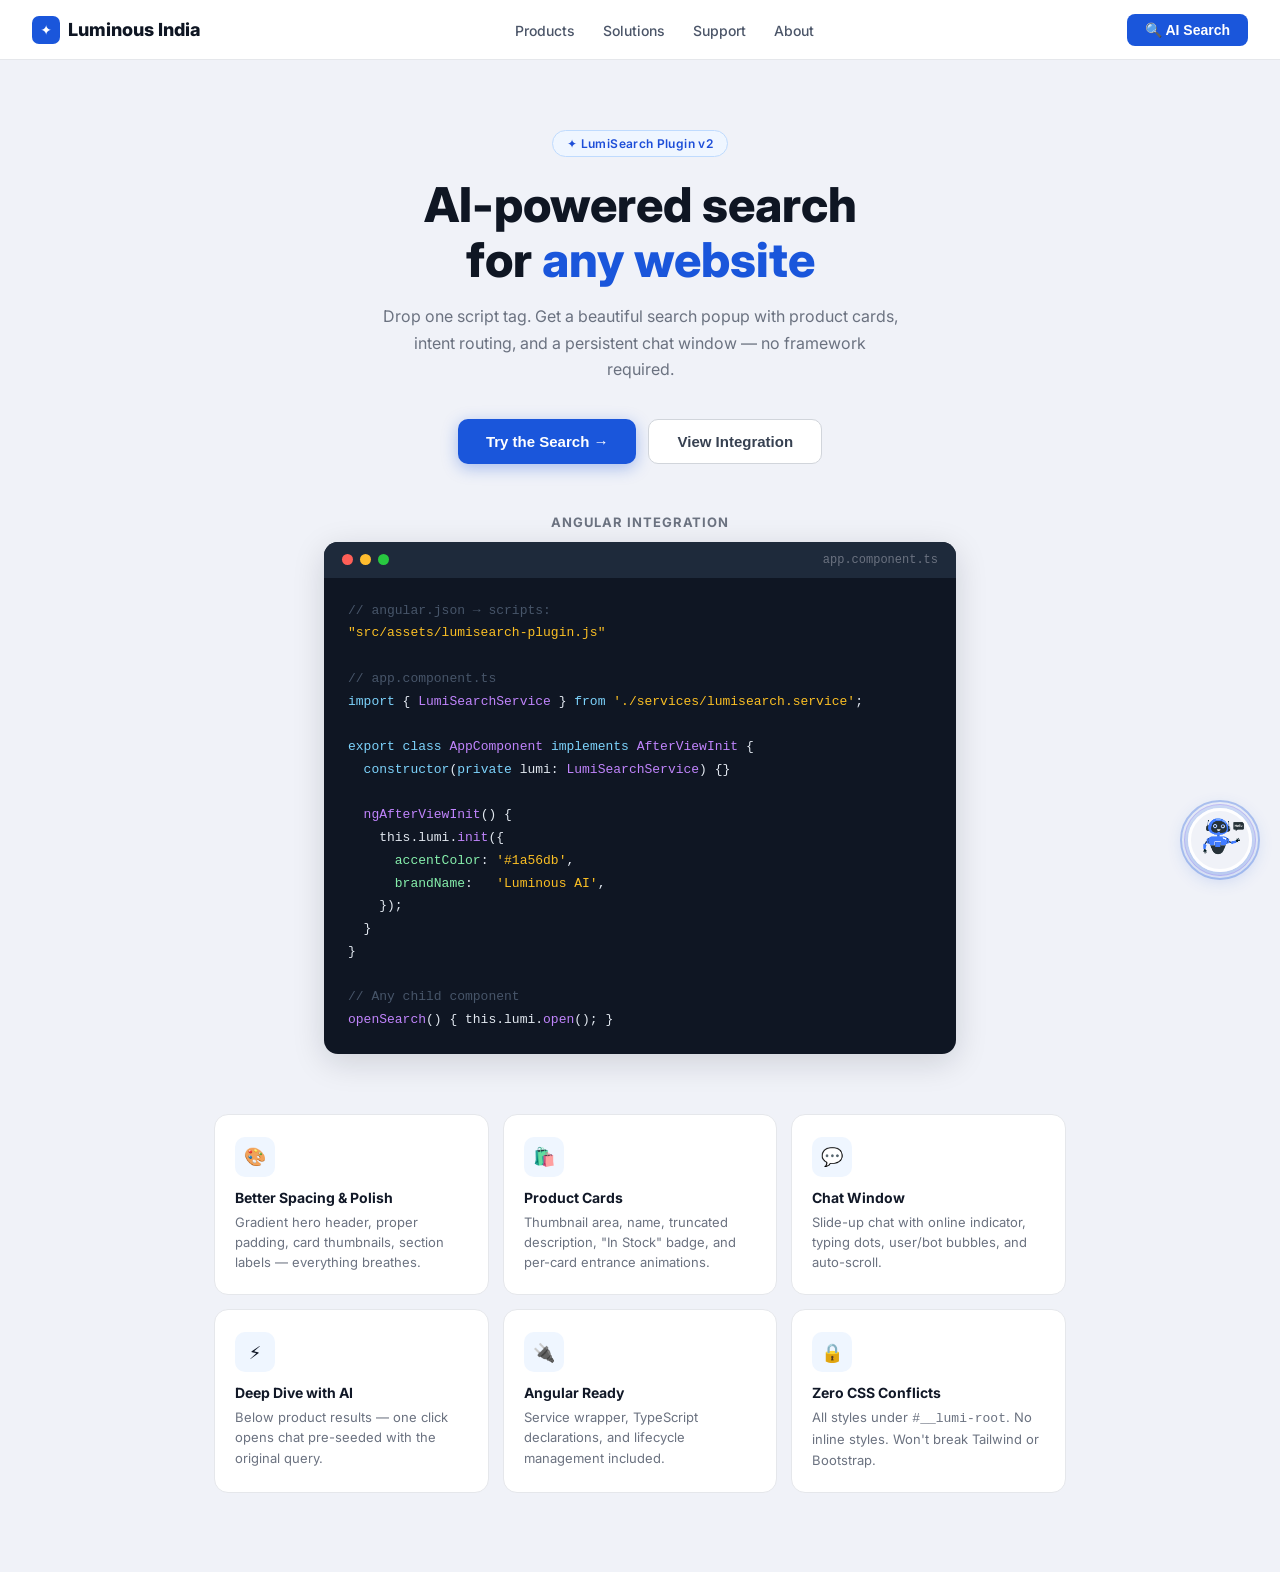
<file: index.html>
<!DOCTYPE html>
<html lang="en">

<head>
  <meta charset="UTF-8" />
  <meta name="viewport" content="width=device-width, initial-scale=1.0" />
  <title>LumiSearch Plugin — Demo</title>
  <link rel="preconnect" href="https://fonts.googleapis.com">
  <link href="https://fonts.googleapis.com/css2?family=Inter:wght@400;500;600;700;800&display=swap" rel="stylesheet">
  <style>
    *,
    *::before,
    *::after {
      box-sizing: border-box;
      margin: 0;
      padding: 0;
    }

    body {
      font-family: 'Inter', system-ui, sans-serif;
      background: #f0f2f8;
      color: #111827;
      min-height: 100vh;
    }

    /* Demo host page — simulates a real website */
    .site-nav {
      background: #fff;
      border-bottom: 1px solid #e5e7eb;
      padding: 0 32px;
      height: 60px;
      display: flex;
      align-items: center;
      justify-content: space-between;
      position: sticky;
      top: 0;
      z-index: 100;
    }

    .site-nav-logo {
      font-size: 18px;
      font-weight: 800;
      color: #0f1623;
      display: flex;
      align-items: center;
      gap: 8px;
    }

    .site-nav-logo span {
      width: 28px;
      height: 28px;
      background: #1a56db;
      border-radius: 7px;
      display: flex;
      align-items: center;
      justify-content: center;
      color: #fff;
      font-size: 14px;
    }

    .site-nav-links {
      display: flex;
      gap: 28px;
      list-style: none;
    }

    .site-nav-links a {
      text-decoration: none;
      font-size: 14px;
      font-weight: 500;
      color: #4b5568;
      transition: color 0.15s;
    }

    .site-nav-links a:hover {
      color: #1a56db;
    }

    .site-nav-btn {
      padding: 8px 18px;
      background: #1a56db;
      color: #fff;
      border: none;
      border-radius: 8px;
      font-size: 14px;
      font-weight: 600;
      cursor: pointer;
      transition: filter 0.15s;
    }

    .site-nav-btn:hover {
      filter: brightness(1.1);
    }

    .hero-section {
      max-width: 900px;
      margin: 70px auto 50px;
      padding: 0 24px;
      text-align: center;
    }

    .hero-tag {
      display: inline-flex;
      align-items: center;
      gap: 6px;
      background: #eff6ff;
      border: 1px solid #bfdbfe;
      color: #1d4ed8;
      border-radius: 99px;
      font-size: 12px;
      font-weight: 600;
      padding: 5px 14px;
      margin-bottom: 20px;
      letter-spacing: 0.03em;
    }

    .hero-title {
      font-size: clamp(2rem, 5vw, 3rem);
      font-weight: 800;
      line-height: 1.15;
      color: #0f1623;
      margin-bottom: 16px;
    }

    .hero-title em {
      font-style: normal;
      color: #1a56db;
    }

    .hero-sub {
      font-size: 16px;
      color: #6b7280;
      line-height: 1.65;
      max-width: 520px;
      margin: 0 auto 36px;
    }

    .hero-btns {
      display: flex;
      gap: 12px;
      justify-content: center;
      flex-wrap: wrap;
    }

    .btn-main {
      padding: 13px 28px;
      background: #1a56db;
      color: #fff;
      border: none;
      border-radius: 10px;
      font-size: 15px;
      font-weight: 700;
      cursor: pointer;
      box-shadow: 0 4px 16px rgba(26, 86, 219, 0.35);
      transition: transform 0.18s, box-shadow 0.18s;
    }

    .btn-main:hover {
      transform: translateY(-2px);
      box-shadow: 0 8px 24px rgba(26, 86, 219, 0.4);
    }

    .btn-ghost {
      padding: 13px 28px;
      background: #fff;
      color: #374151;
      border: 1.5px solid #d1d5db;
      border-radius: 10px;
      font-size: 15px;
      font-weight: 600;
      cursor: pointer;
      transition: border-color 0.15s;
    }

    .btn-ghost:hover {
      border-color: #1a56db;
      color: #1a56db;
    }

    /* Code snippet */
    .code-section {
      max-width: 680px;
      margin: 0 auto 60px;
      padding: 0 24px;
    }

    .code-title {
      font-size: 13px;
      font-weight: 700;
      color: #6b7280;
      text-transform: uppercase;
      letter-spacing: 0.07em;
      margin-bottom: 12px;
      text-align: center;
    }

    .code-wrap {
      background: #0f1623;
      border-radius: 14px;
      overflow: hidden;
      box-shadow: 0 8px 32px rgba(15, 22, 35, 0.15);
    }

    .code-bar {
      background: #1e2a3b;
      padding: 11px 18px;
      display: flex;
      align-items: center;
      gap: 7px;
    }

    .code-dot {
      width: 11px;
      height: 11px;
      border-radius: 50%;
    }

    .code-bar span {
      font-size: 12px;
      color: #6b7280;
      margin-left: auto;
      font-family: monospace;
    }

    pre {
      padding: 22px 24px;
      font-size: 13px;
      font-family: 'Fira Code', 'Consolas', monospace;
      line-height: 1.75;
      color: #e2e8f0;
      overflow-x: auto;
    }

    .c-tag {
      color: #7dd3fc;
    }

    .c-attr {
      color: #86efac;
    }

    .c-val {
      color: #fcd34d;
    }

    .c-fn {
      color: #c084fc;
    }

    .c-str {
      color: #fbbf24;
    }

    .c-dim {
      color: #475569;
    }

    /* Feature cards */
    .features {
      max-width: 900px;
      margin: 0 auto 80px;
      padding: 0 24px;
      display: grid;
      grid-template-columns: repeat(auto-fill, minmax(220px, 1fr));
      gap: 14px;
    }

    .feat {
      background: #fff;
      border: 1px solid #e5e7eb;
      border-radius: 14px;
      padding: 22px 20px;
    }

    .feat-icon {
      width: 40px;
      height: 40px;
      background: #eff6ff;
      border-radius: 10px;
      display: flex;
      align-items: center;
      justify-content: center;
      font-size: 18px;
      margin-bottom: 12px;
    }

    .feat h3 {
      font-size: 14px;
      font-weight: 700;
      margin-bottom: 6px;
    }

    .feat p {
      font-size: 13px;
      color: #6b7280;
      line-height: 1.55;
    }
  </style>
</head>

<body>

  <nav class="site-nav">
    <div class="site-nav-logo">
      <span>✦</span> Luminous India
    </div>
    <ul class="site-nav-links">
      <li><a href="#">Products</a></li>
      <li><a href="#">Solutions</a></li>
      <li><a href="#">Support</a></li>
      <li><a href="#">About</a></li>
    </ul>
    <button class="site-nav-btn" onclick="LumiSearch.open()">🔍 AI Search</button>
  </nav>

  <section class="hero-section">
    <div class="hero-tag">✦ LumiSearch Plugin v2</div>
    <h1 class="hero-title">
      AI-powered search<br>for <em>any website</em>
    </h1>
    <p class="hero-sub">
      Drop one script tag. Get a beautiful search popup with product cards,
      intent routing, and a persistent chat window — no framework required.
    </p>
    <div class="hero-btns">
      <button class="btn-main" onclick="LumiSearch.open()">Try the Search →</button>
      <button class="btn-ghost" onclick="window.scrollTo({top:400,behavior:'smooth'})">View Integration</button>
    </div>
  </section>

  <section class="code-section">
    <p class="code-title">Angular Integration</p>
    <div class="code-wrap">
      <div class="code-bar">
        <div class="code-dot" style="background:#ff5f57"></div>
        <div class="code-dot" style="background:#febc2e"></div>
        <div class="code-dot" style="background:#28c840"></div>
        <span>app.component.ts</span>
      </div>
      <pre><span class="c-dim">// angular.json → scripts:</span>
<span class="c-str">"src/assets/lumisearch-plugin.js"</span>

<span class="c-dim">// app.component.ts</span>
<span class="c-tag">import</span> { <span class="c-fn">LumiSearchService</span> } <span class="c-tag">from</span> <span class="c-str">'./services/lumisearch.service'</span>;

<span class="c-tag">export class</span> <span class="c-fn">AppComponent</span> <span class="c-tag">implements</span> <span class="c-fn">AfterViewInit</span> {
  <span class="c-tag">constructor</span>(<span class="c-tag">private</span> lumi: <span class="c-fn">LumiSearchService</span>) {}

  <span class="c-fn">ngAfterViewInit</span>() {
    this.lumi.<span class="c-fn">init</span>({
      <span class="c-attr">accentColor</span>: <span class="c-str">'#1a56db'</span>,
      <span class="c-attr">brandName</span>:   <span class="c-str">'Luminous AI'</span>,
    });
  }
}

<span class="c-dim">// Any child component</span>
<span class="c-fn">openSearch</span>() { this.lumi.<span class="c-fn">open</span>(); }</pre>
    </div>
  </section>

  <section class="features">
    <div class="feat">
      <div class="feat-icon">🎨</div>
      <h3>Better Spacing & Polish</h3>
      <p>Gradient hero header, proper padding, card thumbnails, section labels — everything breathes.</p>
    </div>
    <div class="feat">
      <div class="feat-icon">🛍️</div>
      <h3>Product Cards</h3>
      <p>Thumbnail area, name, truncated description, "In Stock" badge, and per-card entrance animations.</p>
    </div>
    <div class="feat">
      <div class="feat-icon">💬</div>
      <h3>Chat Window</h3>
      <p>Slide-up chat with online indicator, typing dots, user/bot bubbles, and auto-scroll.</p>
    </div>
    <div class="feat">
      <div class="feat-icon">⚡</div>
      <h3>Deep Dive with AI</h3>
      <p>Below product results — one click opens chat pre-seeded with the original query.</p>
    </div>
    <div class="feat">
      <div class="feat-icon">🔌</div>
      <h3>Angular Ready</h3>
      <p>Service wrapper, TypeScript declarations, and lifecycle management included.</p>
    </div>
    <div class="feat">
      <div class="feat-icon">🔒</div>
      <h3>Zero CSS Conflicts</h3>
      <p>All styles under <code>#__lumi-root</code>. No inline styles. Won't break Tailwind or Bootstrap.</p>
    </div>
  </section>

  <!-- ═══ PLUGIN — This is literally all you need on a real site ═══ -->
  <script src="lumisearch-plugin-v3-final.js"></script>
  <script>
    LumiSearch.init({
      cssUrl: "assets/lumi-search.css",
      apiUrl: "https://designing-sequel-stingray.ngrok-free.dev/query",
      accentColor: "#1a56db",
      brandName: "Luminous AI",
      triggerLabel: "AI Search",
      
      logoText: "✦",
    });
  </script>

</body>

</html>
</file>
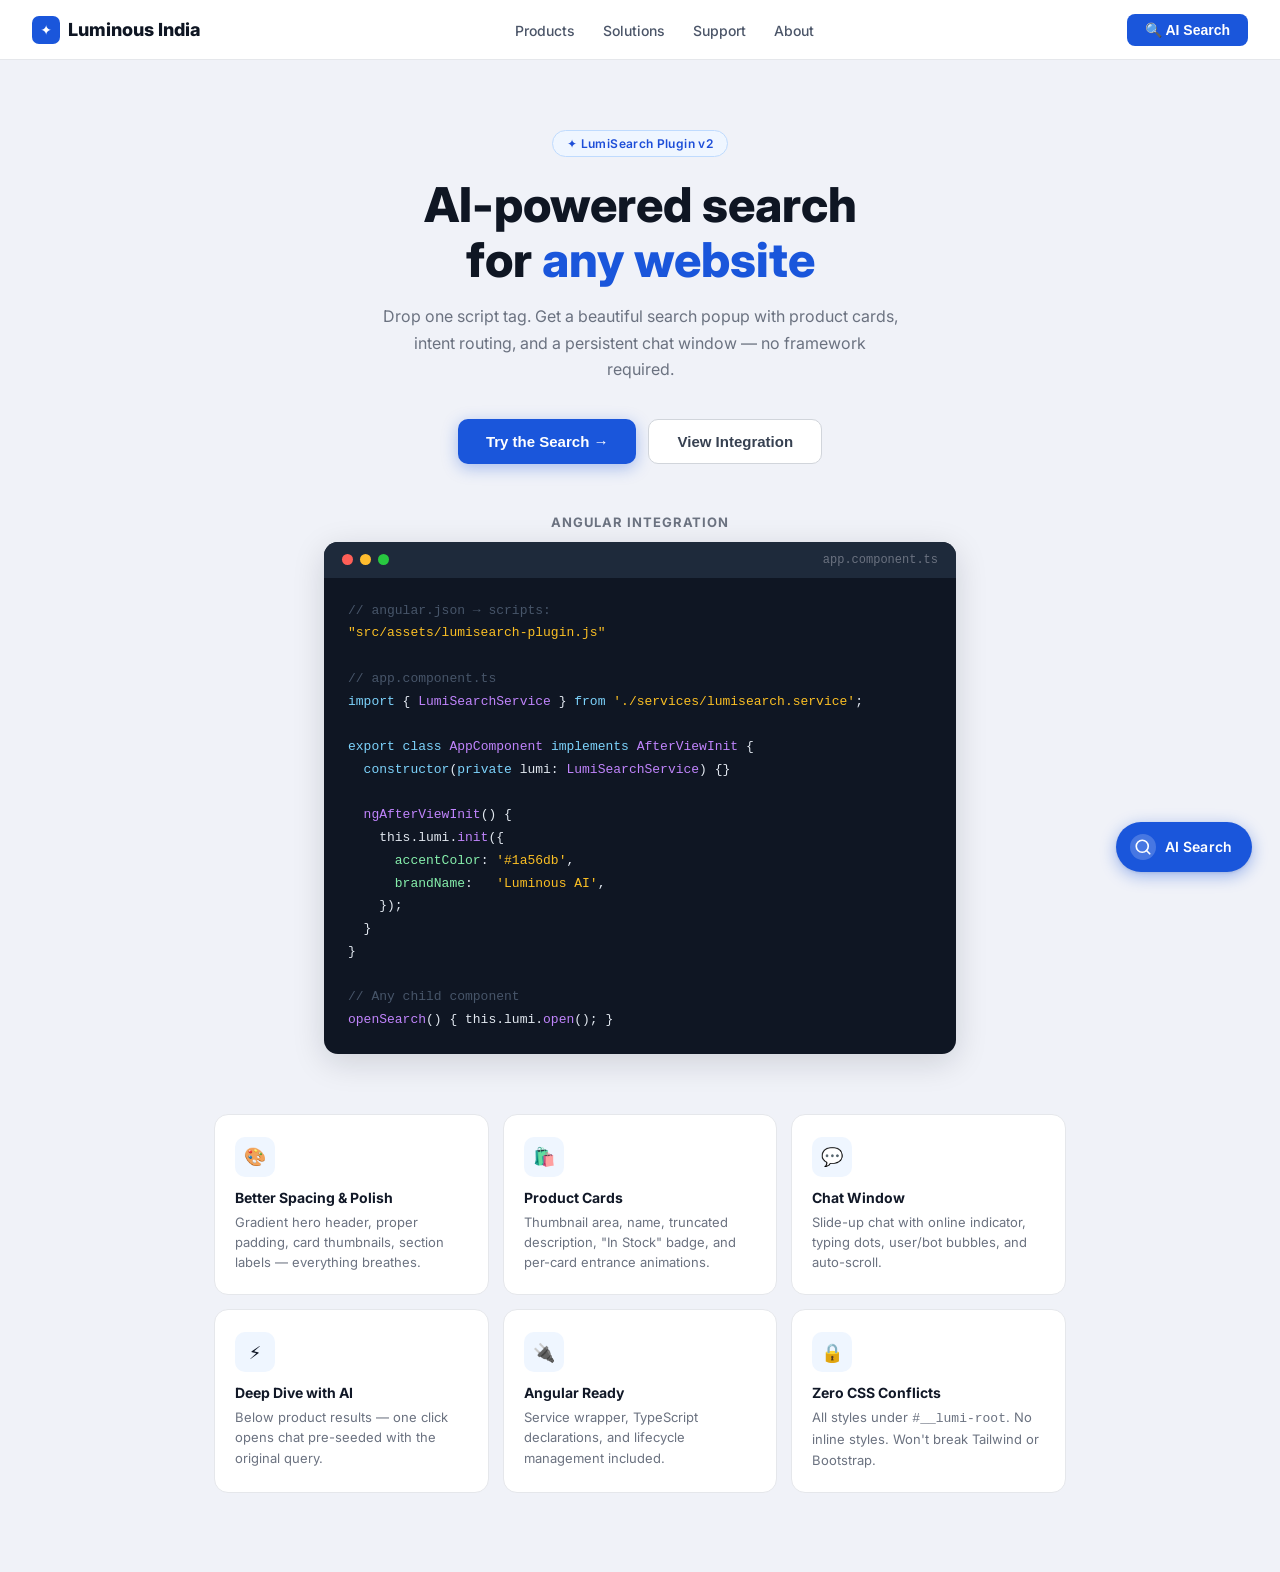
<file: lumisearch-demo (2).html>
<!DOCTYPE html>
<html lang="en">
<head>
  <meta charset="UTF-8" />
  <meta name="viewport" content="width=device-width, initial-scale=1.0" />
  <title>LumiSearch Plugin v2 — Demo</title>
  <link rel="preconnect" href="https://fonts.googleapis.com">
  <link href="https://fonts.googleapis.com/css2?family=Inter:wght@400;500;600;700;800&display=swap" rel="stylesheet">
  <style>
    *, *::before, *::after { box-sizing: border-box; margin: 0; padding: 0; }
    body {
      font-family: 'Inter', system-ui, sans-serif;
      background: #f0f2f8;
      color: #111827;
      min-height: 100vh;
    }

    /* Demo host page — simulates a real website */
    .site-nav {
      background: #fff;
      border-bottom: 1px solid #e5e7eb;
      padding: 0 32px;
      height: 60px;
      display: flex; align-items: center; justify-content: space-between;
      position: sticky; top: 0; z-index: 100;
    }
    .site-nav-logo {
      font-size: 18px; font-weight: 800;
      color: #0f1623;
      display: flex; align-items: center; gap: 8px;
    }
    .site-nav-logo span {
      width: 28px; height: 28px;
      background: #1a56db;
      border-radius: 7px;
      display: flex; align-items: center; justify-content: center;
      color: #fff; font-size: 14px;
    }
    .site-nav-links {
      display: flex; gap: 28px;
      list-style: none;
    }
    .site-nav-links a {
      text-decoration: none;
      font-size: 14px; font-weight: 500;
      color: #4b5568;
      transition: color 0.15s;
    }
    .site-nav-links a:hover { color: #1a56db; }
    .site-nav-btn {
      padding: 8px 18px;
      background: #1a56db;
      color: #fff; border: none;
      border-radius: 8px;
      font-size: 14px; font-weight: 600;
      cursor: pointer;
      transition: filter 0.15s;
    }
    .site-nav-btn:hover { filter: brightness(1.1); }

    .hero-section {
      max-width: 900px;
      margin: 70px auto 50px;
      padding: 0 24px;
      text-align: center;
    }
    .hero-tag {
      display: inline-flex; align-items: center; gap: 6px;
      background: #eff6ff; border: 1px solid #bfdbfe;
      color: #1d4ed8; border-radius: 99px;
      font-size: 12px; font-weight: 600;
      padding: 5px 14px; margin-bottom: 20px;
      letter-spacing: 0.03em;
    }
    .hero-title {
      font-size: clamp(2rem, 5vw, 3rem);
      font-weight: 800; line-height: 1.15;
      color: #0f1623;
      margin-bottom: 16px;
    }
    .hero-title em { font-style: normal; color: #1a56db; }
    .hero-sub {
      font-size: 16px; color: #6b7280;
      line-height: 1.65; max-width: 520px;
      margin: 0 auto 36px;
    }
    .hero-btns {
      display: flex; gap: 12px;
      justify-content: center; flex-wrap: wrap;
    }
    .btn-main {
      padding: 13px 28px;
      background: #1a56db; color: #fff;
      border: none; border-radius: 10px;
      font-size: 15px; font-weight: 700;
      cursor: pointer;
      box-shadow: 0 4px 16px rgba(26,86,219,0.35);
      transition: transform 0.18s, box-shadow 0.18s;
    }
    .btn-main:hover { transform: translateY(-2px); box-shadow: 0 8px 24px rgba(26,86,219,0.4); }
    .btn-ghost {
      padding: 13px 28px;
      background: #fff; color: #374151;
      border: 1.5px solid #d1d5db;
      border-radius: 10px;
      font-size: 15px; font-weight: 600;
      cursor: pointer;
      transition: border-color 0.15s;
    }
    .btn-ghost:hover { border-color: #1a56db; color: #1a56db; }

    /* Code snippet */
    .code-section {
      max-width: 680px; margin: 0 auto 60px;
      padding: 0 24px;
    }
    .code-title {
      font-size: 13px; font-weight: 700;
      color: #6b7280; text-transform: uppercase;
      letter-spacing: 0.07em; margin-bottom: 12px;
      text-align: center;
    }
    .code-wrap {
      background: #0f1623;
      border-radius: 14px;
      overflow: hidden;
      box-shadow: 0 8px 32px rgba(15,22,35,0.15);
    }
    .code-bar {
      background: #1e2a3b;
      padding: 11px 18px;
      display: flex; align-items: center; gap: 7px;
    }
    .code-dot { width: 11px; height: 11px; border-radius: 50%; }
    .code-bar span { font-size: 12px; color: #6b7280; margin-left: auto; font-family: monospace; }
    pre {
      padding: 22px 24px;
      font-size: 13px;
      font-family: 'Fira Code', 'Consolas', monospace;
      line-height: 1.75;
      color: #e2e8f0;
      overflow-x: auto;
    }
    .c-tag  { color: #7dd3fc; }
    .c-attr { color: #86efac; }
    .c-val  { color: #fcd34d; }
    .c-fn   { color: #c084fc; }
    .c-str  { color: #fbbf24; }
    .c-dim  { color: #475569; }

    /* Feature cards */
    .features {
      max-width: 900px; margin: 0 auto 80px;
      padding: 0 24px;
      display: grid;
      grid-template-columns: repeat(auto-fill, minmax(220px, 1fr));
      gap: 14px;
    }
    .feat {
      background: #fff;
      border: 1px solid #e5e7eb;
      border-radius: 14px;
      padding: 22px 20px;
    }
    .feat-icon {
      width: 40px; height: 40px;
      background: #eff6ff;
      border-radius: 10px;
      display: flex; align-items: center; justify-content: center;
      font-size: 18px;
      margin-bottom: 12px;
    }
    .feat h3 { font-size: 14px; font-weight: 700; margin-bottom: 6px; }
    .feat p  { font-size: 13px; color: #6b7280; line-height: 1.55; }
  </style>
</head>
<body>

  <nav class="site-nav">
    <div class="site-nav-logo">
      <span>✦</span> Luminous India
    </div>
    <ul class="site-nav-links">
      <li><a href="#">Products</a></li>
      <li><a href="#">Solutions</a></li>
      <li><a href="#">Support</a></li>
      <li><a href="#">About</a></li>
    </ul>
    <button class="site-nav-btn" onclick="LumiSearch.open()">🔍 AI Search</button>
  </nav>

  <section class="hero-section">
    <div class="hero-tag">✦ LumiSearch Plugin v2</div>
    <h1 class="hero-title">
      AI-powered search<br>for <em>any website</em>
    </h1>
    <p class="hero-sub">
      Drop one script tag. Get a beautiful search popup with product cards,
      intent routing, and a persistent chat window — no framework required.
    </p>
    <div class="hero-btns">
      <button class="btn-main" onclick="LumiSearch.open()">Try the Search →</button>
      <button class="btn-ghost" onclick="window.scrollTo({top:400,behavior:'smooth'})">View Integration</button>
    </div>
  </section>

  <section class="code-section">
    <p class="code-title">Angular Integration</p>
    <div class="code-wrap">
      <div class="code-bar">
        <div class="code-dot" style="background:#ff5f57"></div>
        <div class="code-dot" style="background:#febc2e"></div>
        <div class="code-dot" style="background:#28c840"></div>
        <span>app.component.ts</span>
      </div>
      <pre><span class="c-dim">// angular.json → scripts:</span>
<span class="c-str">"src/assets/lumisearch-plugin.js"</span>

<span class="c-dim">// app.component.ts</span>
<span class="c-tag">import</span> { <span class="c-fn">LumiSearchService</span> } <span class="c-tag">from</span> <span class="c-str">'./services/lumisearch.service'</span>;

<span class="c-tag">export class</span> <span class="c-fn">AppComponent</span> <span class="c-tag">implements</span> <span class="c-fn">AfterViewInit</span> {
  <span class="c-tag">constructor</span>(<span class="c-tag">private</span> lumi: <span class="c-fn">LumiSearchService</span>) {}

  <span class="c-fn">ngAfterViewInit</span>() {
    this.lumi.<span class="c-fn">init</span>({
      <span class="c-attr">accentColor</span>: <span class="c-str">'#1a56db'</span>,
      <span class="c-attr">brandName</span>:   <span class="c-str">'Luminous AI'</span>,
    });
  }
}

<span class="c-dim">// Any child component</span>
<span class="c-fn">openSearch</span>() { this.lumi.<span class="c-fn">open</span>(); }</pre>
    </div>
  </section>

  <section class="features">
    <div class="feat">
      <div class="feat-icon">🎨</div>
      <h3>Better Spacing & Polish</h3>
      <p>Gradient hero header, proper padding, card thumbnails, section labels — everything breathes.</p>
    </div>
    <div class="feat">
      <div class="feat-icon">🛍️</div>
      <h3>Product Cards</h3>
      <p>Thumbnail area, name, truncated description, "In Stock" badge, and per-card entrance animations.</p>
    </div>
    <div class="feat">
      <div class="feat-icon">💬</div>
      <h3>Chat Window</h3>
      <p>Slide-up chat with online indicator, typing dots, user/bot bubbles, and auto-scroll.</p>
    </div>
    <div class="feat">
      <div class="feat-icon">⚡</div>
      <h3>Deep Dive with AI</h3>
      <p>Below product results — one click opens chat pre-seeded with the original query.</p>
    </div>
    <div class="feat">
      <div class="feat-icon">🔌</div>
      <h3>Angular Ready</h3>
      <p>Service wrapper, TypeScript declarations, and lifecycle management included.</p>
    </div>
    <div class="feat">
      <div class="feat-icon">🔒</div>
      <h3>Zero CSS Conflicts</h3>
      <p>All styles under <code>#__lumi-root</code>. No inline styles. Won't break Tailwind or Bootstrap.</p>
    </div>
  </section>

  <!-- ═══ PLUGIN — This is literally all you need on a real site ═══ -->
  <script src="lumisearch-plugin-fixed.js"></script>
  <script>
    LumiSearch.init({
      apiUrl:       "https://designing-sequel-stingray.ngrok-free.dev/query",
      accentColor:  "#1a56db",
      brandName:    "Luminous AI",
      triggerLabel: "AI Search",
      logoText:     "✦",
    });
  </script>

</body>
</html>
</file>
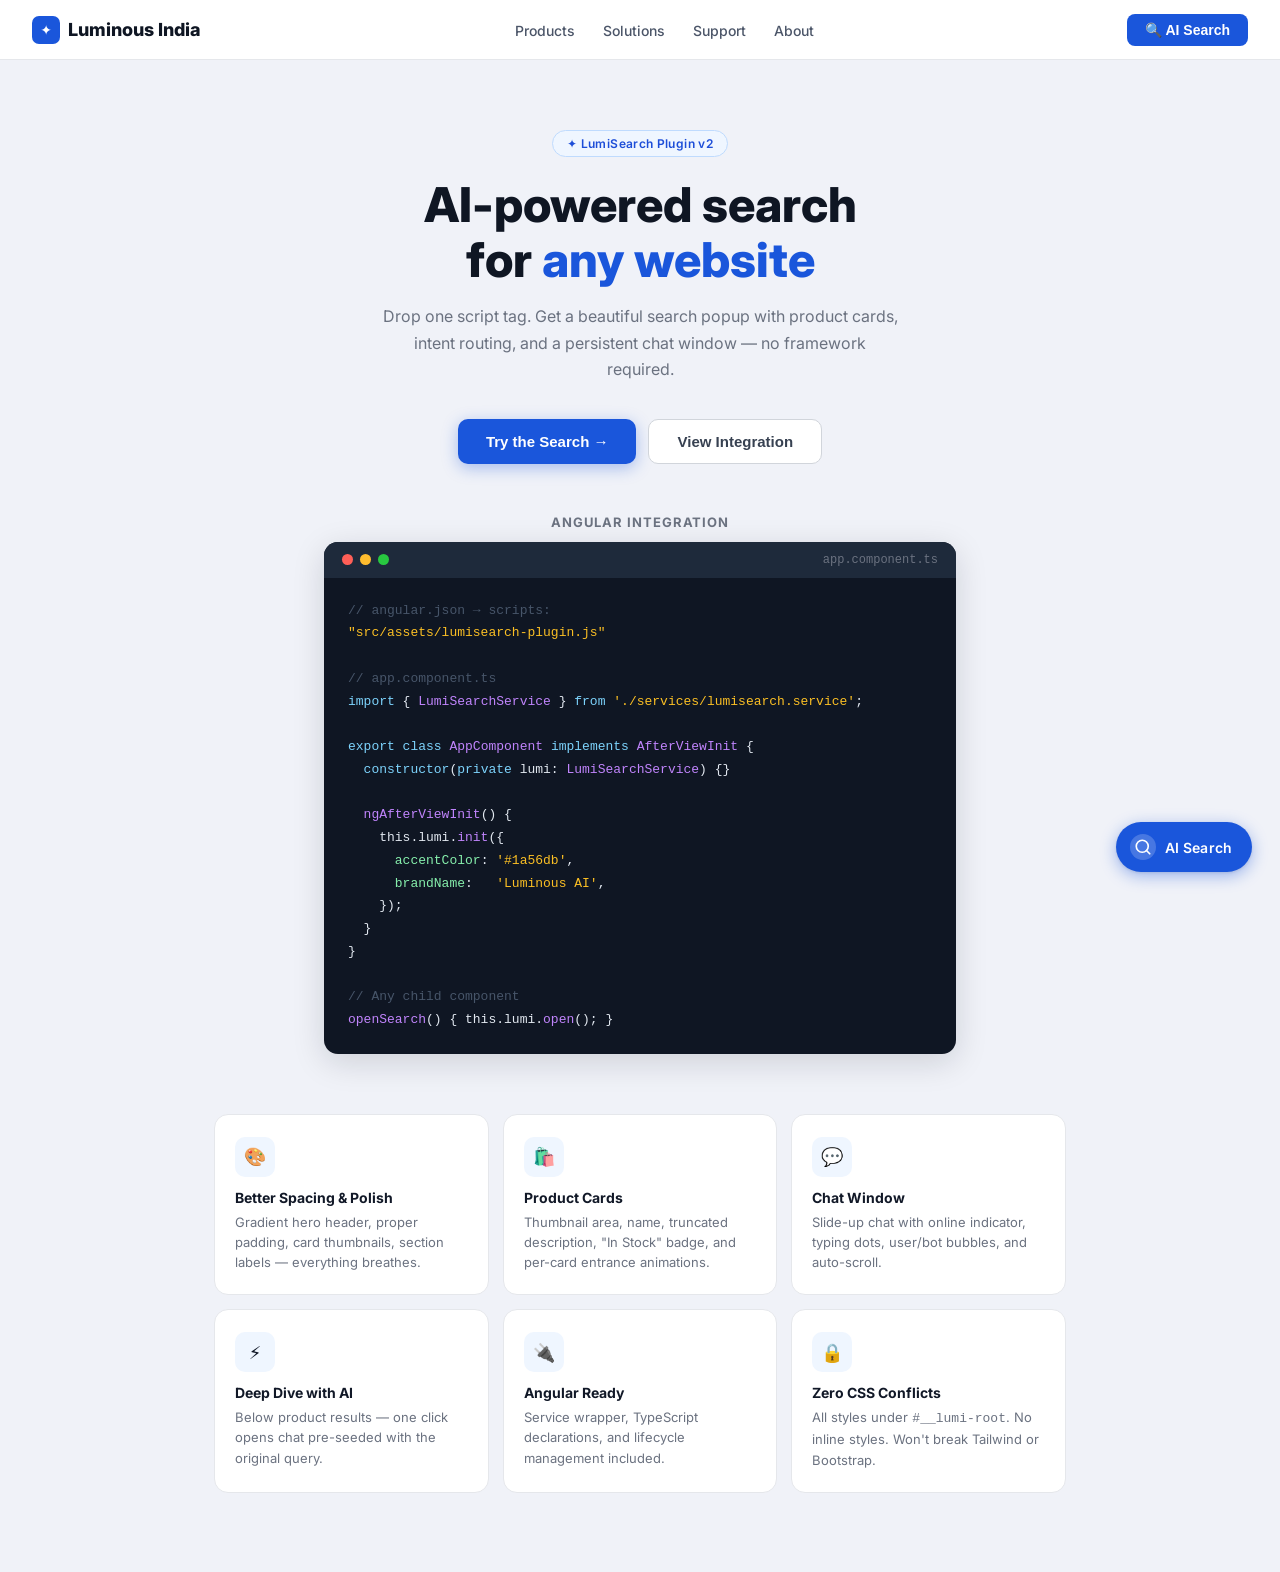
<file: lumisearch-demo.html>
<!DOCTYPE html>
<html lang="en">

<head>
  <meta charset="UTF-8" />
  <meta name="viewport" content="width=device-width, initial-scale=1.0" />
  <title>LumiSearch Plugin — Demo</title>
  <link rel="preconnect" href="https://fonts.googleapis.com">
  <link href="https://fonts.googleapis.com/css2?family=Inter:wght@400;500;600;700;800&display=swap" rel="stylesheet">
  <style>
    *,
    *::before,
    *::after {
      box-sizing: border-box;
      margin: 0;
      padding: 0;
    }

    body {
      font-family: 'Inter', system-ui, sans-serif;
      background: #f0f2f8;
      color: #111827;
      min-height: 100vh;
    }

    /* Demo host page — simulates a real website */
    .site-nav {
      background: #fff;
      border-bottom: 1px solid #e5e7eb;
      padding: 0 32px;
      height: 60px;
      display: flex;
      align-items: center;
      justify-content: space-between;
      position: sticky;
      top: 0;
      z-index: 100;
    }

    .site-nav-logo {
      font-size: 18px;
      font-weight: 800;
      color: #0f1623;
      display: flex;
      align-items: center;
      gap: 8px;
    }

    .site-nav-logo span {
      width: 28px;
      height: 28px;
      background: #1a56db;
      border-radius: 7px;
      display: flex;
      align-items: center;
      justify-content: center;
      color: #fff;
      font-size: 14px;
    }

    .site-nav-links {
      display: flex;
      gap: 28px;
      list-style: none;
    }

    .site-nav-links a {
      text-decoration: none;
      font-size: 14px;
      font-weight: 500;
      color: #4b5568;
      transition: color 0.15s;
    }

    .site-nav-links a:hover {
      color: #1a56db;
    }

    .site-nav-btn {
      padding: 8px 18px;
      background: #1a56db;
      color: #fff;
      border: none;
      border-radius: 8px;
      font-size: 14px;
      font-weight: 600;
      cursor: pointer;
      transition: filter 0.15s;
    }

    .site-nav-btn:hover {
      filter: brightness(1.1);
    }

    .hero-section {
      max-width: 900px;
      margin: 70px auto 50px;
      padding: 0 24px;
      text-align: center;
    }

    .hero-tag {
      display: inline-flex;
      align-items: center;
      gap: 6px;
      background: #eff6ff;
      border: 1px solid #bfdbfe;
      color: #1d4ed8;
      border-radius: 99px;
      font-size: 12px;
      font-weight: 600;
      padding: 5px 14px;
      margin-bottom: 20px;
      letter-spacing: 0.03em;
    }

    .hero-title {
      font-size: clamp(2rem, 5vw, 3rem);
      font-weight: 800;
      line-height: 1.15;
      color: #0f1623;
      margin-bottom: 16px;
    }

    .hero-title em {
      font-style: normal;
      color: #1a56db;
    }

    .hero-sub {
      font-size: 16px;
      color: #6b7280;
      line-height: 1.65;
      max-width: 520px;
      margin: 0 auto 36px;
    }

    .hero-btns {
      display: flex;
      gap: 12px;
      justify-content: center;
      flex-wrap: wrap;
    }

    .btn-main {
      padding: 13px 28px;
      background: #1a56db;
      color: #fff;
      border: none;
      border-radius: 10px;
      font-size: 15px;
      font-weight: 700;
      cursor: pointer;
      box-shadow: 0 4px 16px rgba(26, 86, 219, 0.35);
      transition: transform 0.18s, box-shadow 0.18s;
    }

    .btn-main:hover {
      transform: translateY(-2px);
      box-shadow: 0 8px 24px rgba(26, 86, 219, 0.4);
    }

    .btn-ghost {
      padding: 13px 28px;
      background: #fff;
      color: #374151;
      border: 1.5px solid #d1d5db;
      border-radius: 10px;
      font-size: 15px;
      font-weight: 600;
      cursor: pointer;
      transition: border-color 0.15s;
    }

    .btn-ghost:hover {
      border-color: #1a56db;
      color: #1a56db;
    }

    /* Code snippet */
    .code-section {
      max-width: 680px;
      margin: 0 auto 60px;
      padding: 0 24px;
    }

    .code-title {
      font-size: 13px;
      font-weight: 700;
      color: #6b7280;
      text-transform: uppercase;
      letter-spacing: 0.07em;
      margin-bottom: 12px;
      text-align: center;
    }

    .code-wrap {
      background: #0f1623;
      border-radius: 14px;
      overflow: hidden;
      box-shadow: 0 8px 32px rgba(15, 22, 35, 0.15);
    }

    .code-bar {
      background: #1e2a3b;
      padding: 11px 18px;
      display: flex;
      align-items: center;
      gap: 7px;
    }

    .code-dot {
      width: 11px;
      height: 11px;
      border-radius: 50%;
    }

    .code-bar span {
      font-size: 12px;
      color: #6b7280;
      margin-left: auto;
      font-family: monospace;
    }

    pre {
      padding: 22px 24px;
      font-size: 13px;
      font-family: 'Fira Code', 'Consolas', monospace;
      line-height: 1.75;
      color: #e2e8f0;
      overflow-x: auto;
    }

    .c-tag {
      color: #7dd3fc;
    }

    .c-attr {
      color: #86efac;
    }

    .c-val {
      color: #fcd34d;
    }

    .c-fn {
      color: #c084fc;
    }

    .c-str {
      color: #fbbf24;
    }

    .c-dim {
      color: #475569;
    }

    /* Feature cards */
    .features {
      max-width: 900px;
      margin: 0 auto 80px;
      padding: 0 24px;
      display: grid;
      grid-template-columns: repeat(auto-fill, minmax(220px, 1fr));
      gap: 14px;
    }

    .feat {
      background: #fff;
      border: 1px solid #e5e7eb;
      border-radius: 14px;
      padding: 22px 20px;
    }

    .feat-icon {
      width: 40px;
      height: 40px;
      background: #eff6ff;
      border-radius: 10px;
      display: flex;
      align-items: center;
      justify-content: center;
      font-size: 18px;
      margin-bottom: 12px;
    }

    .feat h3 {
      font-size: 14px;
      font-weight: 700;
      margin-bottom: 6px;
    }

    .feat p {
      font-size: 13px;
      color: #6b7280;
      line-height: 1.55;
    }
  </style>
</head>

<body>

  <nav class="site-nav">
    <div class="site-nav-logo">
      <span>✦</span> Luminous India
    </div>
    <ul class="site-nav-links">
      <li><a href="#">Products</a></li>
      <li><a href="#">Solutions</a></li>
      <li><a href="#">Support</a></li>
      <li><a href="#">About</a></li>
    </ul>
    <button class="site-nav-btn" onclick="LumiSearch.open()">🔍 AI Search</button>
  </nav>

  <section class="hero-section">
    <div class="hero-tag">✦ LumiSearch Plugin v2</div>
    <h1 class="hero-title">
      AI-powered search<br>for <em>any website</em>
    </h1>
    <p class="hero-sub">
      Drop one script tag. Get a beautiful search popup with product cards,
      intent routing, and a persistent chat window — no framework required.
    </p>
    <div class="hero-btns">
      <button class="btn-main" onclick="LumiSearch.open()">Try the Search →</button>
      <button class="btn-ghost" onclick="window.scrollTo({top:400,behavior:'smooth'})">View Integration</button>
    </div>
  </section>

  <section class="code-section">
    <p class="code-title">Angular Integration</p>
    <div class="code-wrap">
      <div class="code-bar">
        <div class="code-dot" style="background:#ff5f57"></div>
        <div class="code-dot" style="background:#febc2e"></div>
        <div class="code-dot" style="background:#28c840"></div>
        <span>app.component.ts</span>
      </div>
      <pre><span class="c-dim">// angular.json → scripts:</span>
<span class="c-str">"src/assets/lumisearch-plugin.js"</span>

<span class="c-dim">// app.component.ts</span>
<span class="c-tag">import</span> { <span class="c-fn">LumiSearchService</span> } <span class="c-tag">from</span> <span class="c-str">'./services/lumisearch.service'</span>;

<span class="c-tag">export class</span> <span class="c-fn">AppComponent</span> <span class="c-tag">implements</span> <span class="c-fn">AfterViewInit</span> {
  <span class="c-tag">constructor</span>(<span class="c-tag">private</span> lumi: <span class="c-fn">LumiSearchService</span>) {}

  <span class="c-fn">ngAfterViewInit</span>() {
    this.lumi.<span class="c-fn">init</span>({
      <span class="c-attr">accentColor</span>: <span class="c-str">'#1a56db'</span>,
      <span class="c-attr">brandName</span>:   <span class="c-str">'Luminous AI'</span>,
    });
  }
}

<span class="c-dim">// Any child component</span>
<span class="c-fn">openSearch</span>() { this.lumi.<span class="c-fn">open</span>(); }</pre>
    </div>
  </section>

  <section class="features">
    <div class="feat">
      <div class="feat-icon">🎨</div>
      <h3>Better Spacing & Polish</h3>
      <p>Gradient hero header, proper padding, card thumbnails, section labels — everything breathes.</p>
    </div>
    <div class="feat">
      <div class="feat-icon">🛍️</div>
      <h3>Product Cards</h3>
      <p>Thumbnail area, name, truncated description, "In Stock" badge, and per-card entrance animations.</p>
    </div>
    <div class="feat">
      <div class="feat-icon">💬</div>
      <h3>Chat Window</h3>
      <p>Slide-up chat with online indicator, typing dots, user/bot bubbles, and auto-scroll.</p>
    </div>
    <div class="feat">
      <div class="feat-icon">⚡</div>
      <h3>Deep Dive with AI</h3>
      <p>Below product results — one click opens chat pre-seeded with the original query.</p>
    </div>
    <div class="feat">
      <div class="feat-icon">🔌</div>
      <h3>Angular Ready</h3>
      <p>Service wrapper, TypeScript declarations, and lifecycle management included.</p>
    </div>
    <div class="feat">
      <div class="feat-icon">🔒</div>
      <h3>Zero CSS Conflicts</h3>
      <p>All styles under <code>#__lumi-root</code>. No inline styles. Won't break Tailwind or Bootstrap.</p>
    </div>
  </section>

  <!-- ═══ PLUGIN — This is literally all you need on a real site ═══ -->
  <script src="lumisearch-plugin-v2-final.js"></script>
  <script>
    LumiSearch.init({
      apiUrl: "https://designing-sequel-stingray.ngrok-free.dev/query",
      accentColor: "#1a56db",
      brandName: "Luminous AI",
      triggerLabel: "AI Search",
      logoText: "✦",
    });
  </script>

</body>

</html>
</file>
